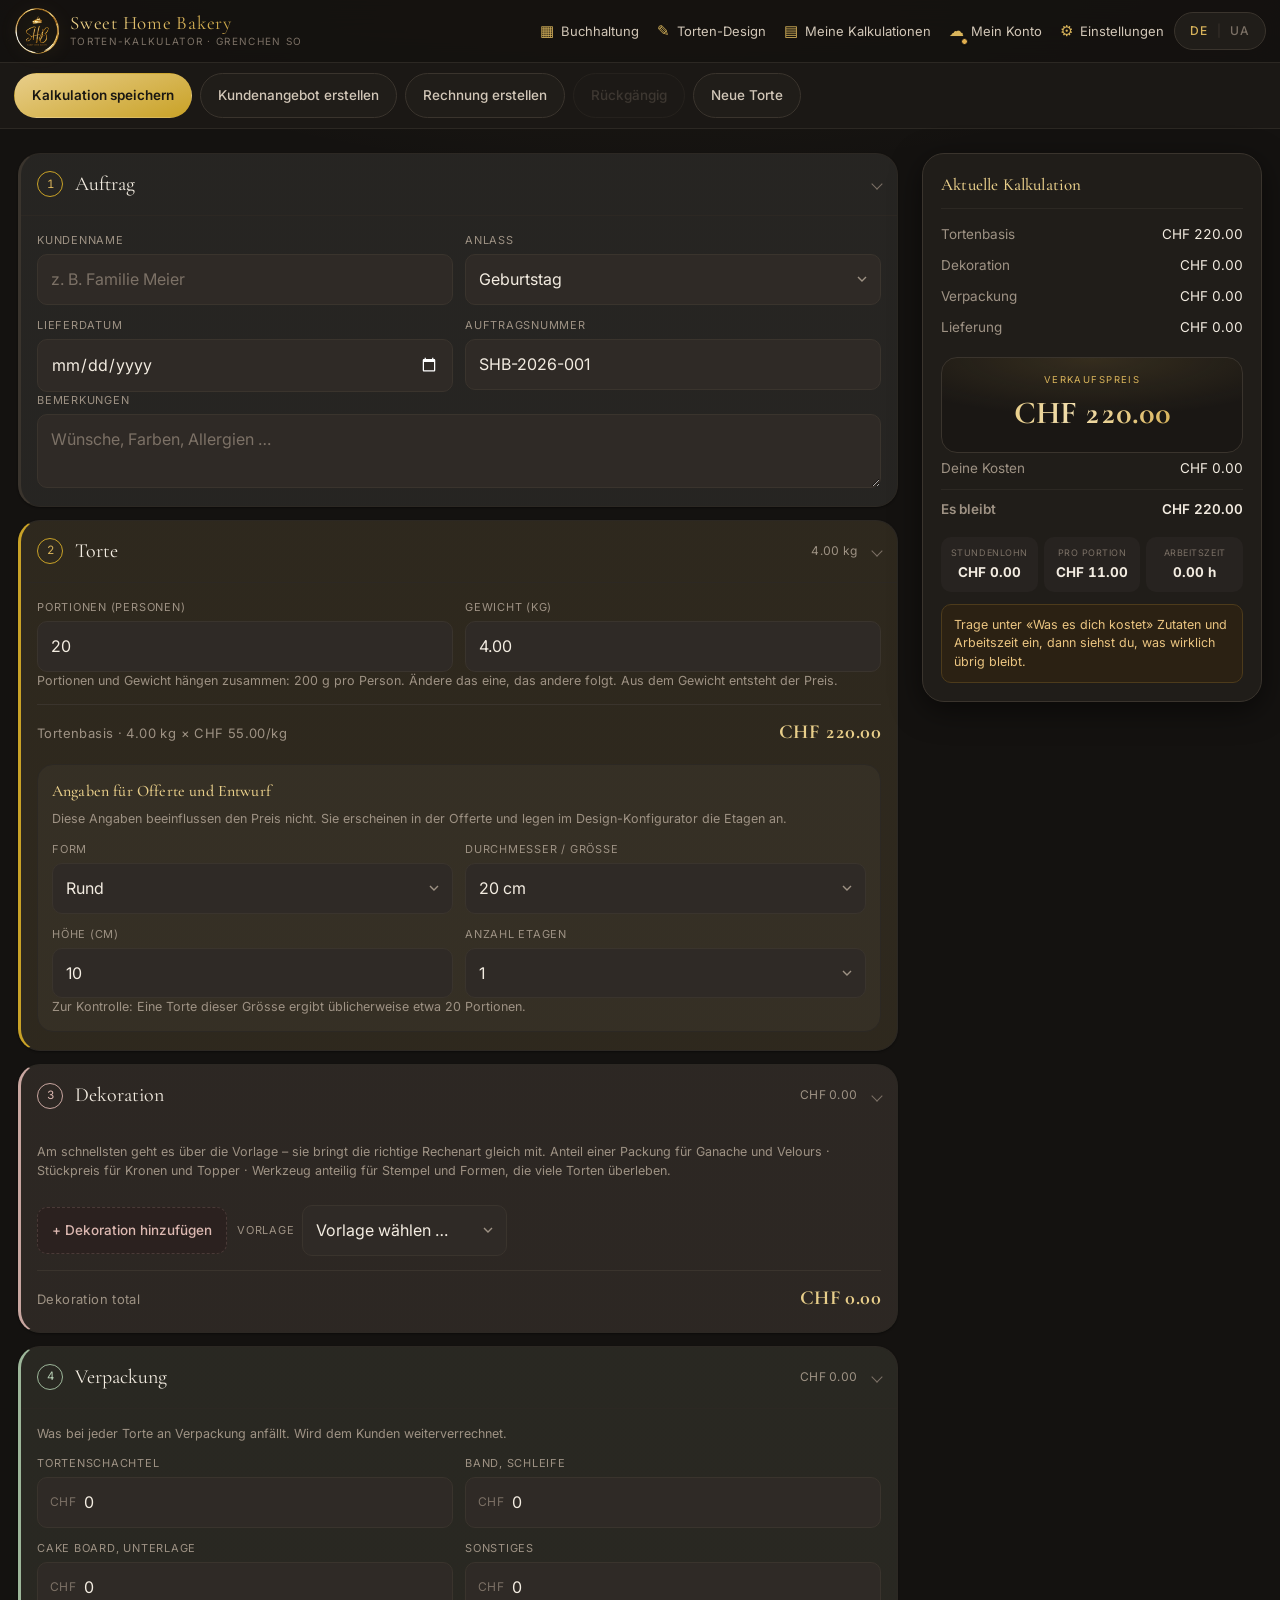
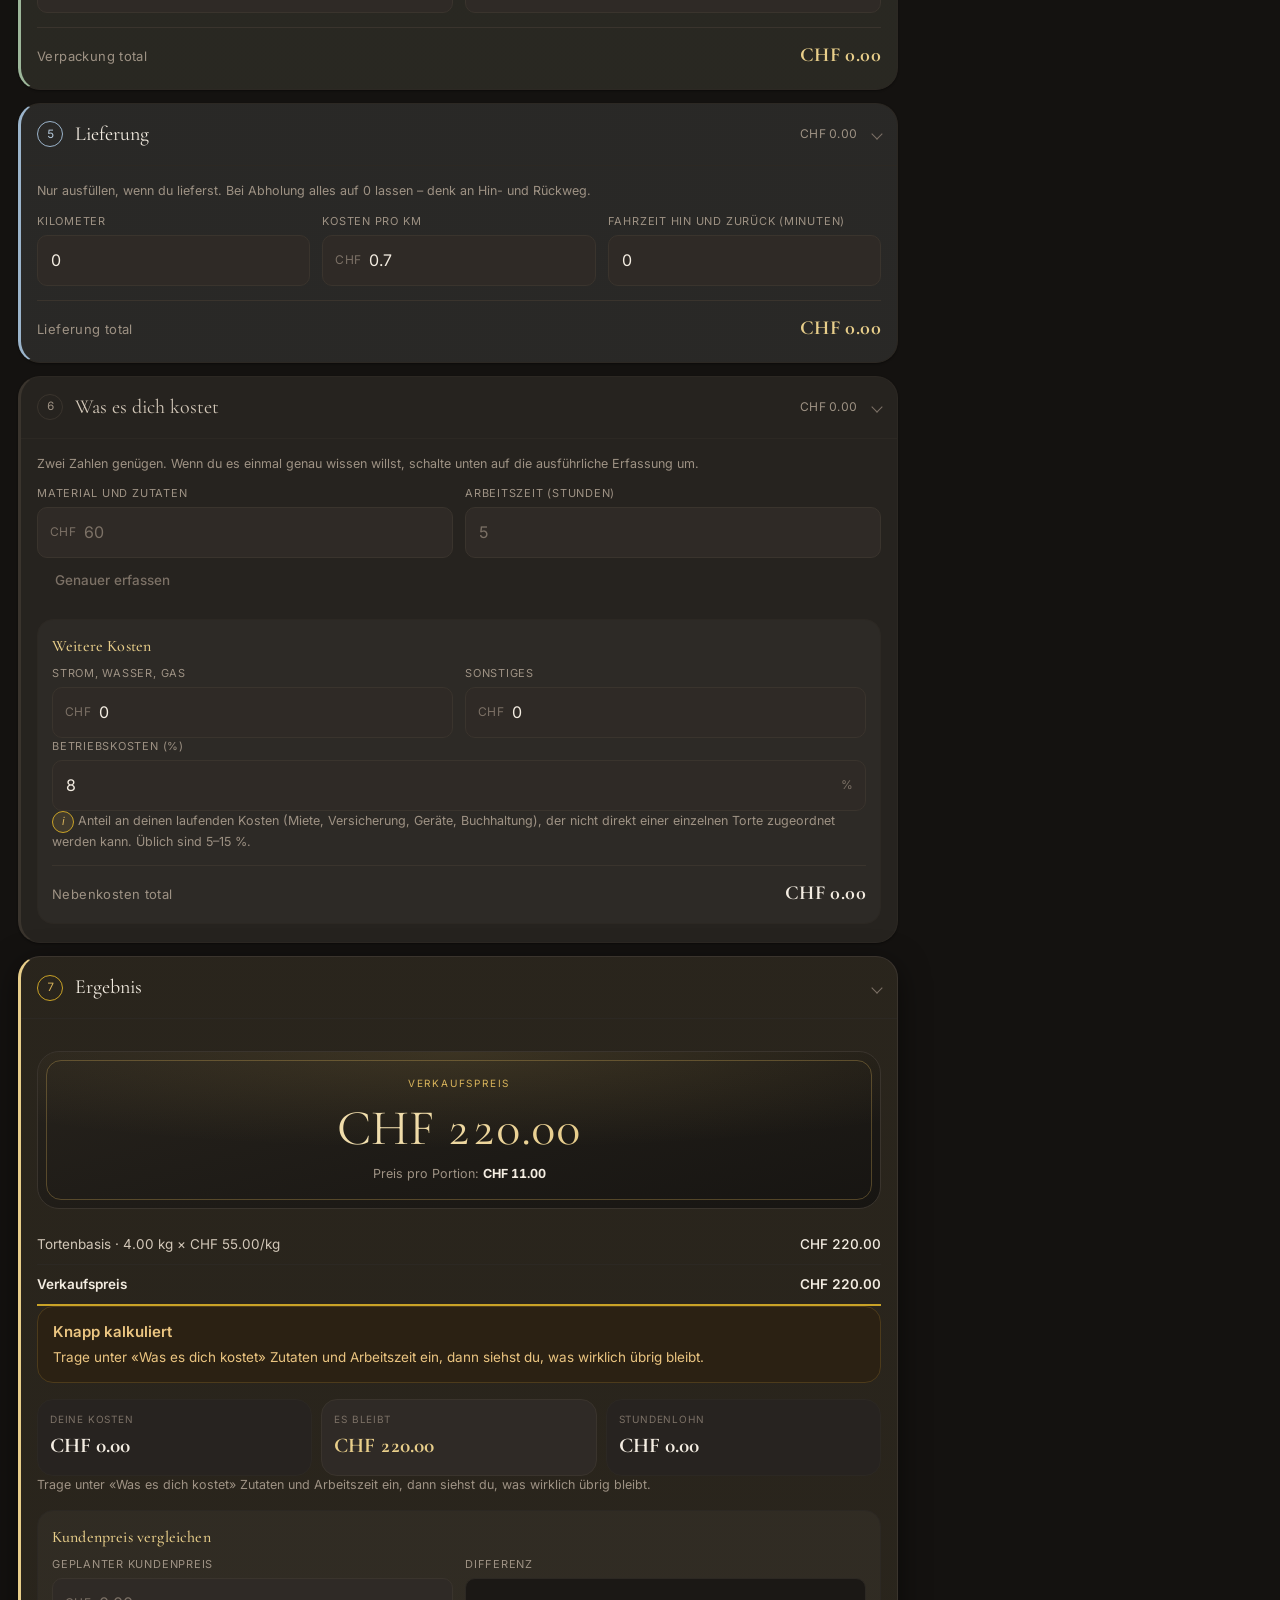
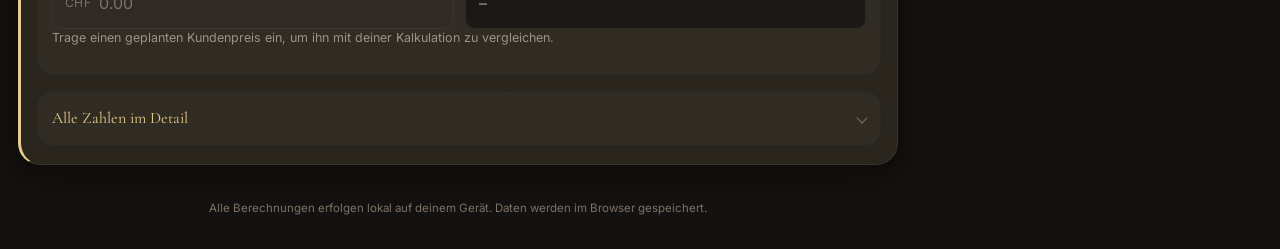
<file: kalkulator.html>
<!DOCTYPE html>
<html lang="de">
<head>
<meta charset="UTF-8">
<meta name="viewport" content="width=device-width, initial-scale=1.0, maximum-scale=5.0, viewport-fit=cover">
<meta name="description" content="Sweet Home Bakery – Torten-Produktionsrechner: Preisberechnung, Produktionsplanung und Gewinnkontrolle für individuelle Torten.">
<meta name="color-scheme" content="dark">
<meta name="theme-color" content="#141210">
<title>Sweet Home Bakery · Torten-Kalkulator</title>

<!-- iPhone: zum Home-Bildschirm hinzufügen (läuft dann ohne Safari-Leisten) -->
<meta name="apple-mobile-web-app-capable" content="yes">
<meta name="mobile-web-app-capable" content="yes">
<meta name="apple-mobile-web-app-status-bar-style" content="black-translucent">
<meta name="apple-mobile-web-app-title" content="SHB Kalkulator">
<meta name="format-detection" content="telephone=no">
<link rel="apple-touch-icon" href="apple-touch-icon.png">
<link rel="icon" href="shb-icon-192.png" type="image/png">
<link rel="manifest" href="manifest.json">

<link rel="stylesheet" href="style.css">
<link rel="preconnect" href="https://fonts.googleapis.com">
<link rel="preconnect" href="https://fonts.gstatic.com" crossorigin>
<link href="https://fonts.googleapis.com/css2?family=Cormorant+Garamond:wght@400;500;600&family=Inter:wght@300;400;500;600&display=swap" rel="stylesheet">
</head>
<body>

<!-- ============================================================
     KOPFBEREICH  ·  Logo, Sprachschalter, Werkzeuge
     ============================================================ -->
<header class="app-header no-print">
  <div class="header-inner">

    <!-- Original-Logo Sweet Home Bakery -->
    <a class="brand" href="#" aria-label="Sweet Home Bakery">
      <img class="brand-mark" src="shb-logo.png" alt="Sweet Home Bakery" width="42" height="42">
      <span class="brand-text">
        <span class="brand-name">Sweet Home Bakery</span>
        <span class="brand-sub" data-i18n="brandSub">Torten-Kalkulator · Grenchen SO</span>
      </span>
    </a>

    <div class="header-tools">
      <button class="btn-ghost" id="btnBuchNav" type="button" data-i18n-title="secBuch" title="Buchhaltung">
        <span class="ico" aria-hidden="true">▦</span><span class="btn-label" data-i18n="secBuch">Buchhaltung</span>
      </button>
      <button class="btn-ghost" id="btnDesignNav" type="button" data-i18n-title="secDesign" title="Torten-Design">
        <span class="ico" aria-hidden="true">✎</span><span class="btn-label" data-i18n="secDesign">Torten-Design</span>
      </button>
      <button class="btn-ghost" id="btnProjekte" type="button" data-i18n-title="navProjects" title="Meine Kalkulationen">
        <span class="ico" aria-hidden="true">▤</span><span class="btn-label" data-i18n="navProjects">Meine Kalkulationen</span>
      </button>
      <button class="btn-ghost" id="btnSyncNav" type="button" data-i18n-title="secSync" title="Konto und Abgleich">
        <span class="ico" aria-hidden="true">☁<span class="sync-dot" id="syncDot" aria-hidden="true"></span></span>
        <span class="btn-label" data-i18n="navSync">Mein Konto</span>
      </button>
      <button class="btn-ghost" id="btnSettings" type="button" data-i18n-title="navSettings" title="Einstellungen">
        <span class="ico" aria-hidden="true">⚙</span><span class="btn-label" data-i18n="navSettings">Einstellungen</span>
      </button>
      <div class="lang-switch" role="group" aria-label="Sprache / Мова">
        <button type="button" class="lang-btn is-active" data-lang="de">DE</button>
        <span class="lang-sep" aria-hidden="true">|</span>
        <button type="button" class="lang-btn" data-lang="ua">UA</button>
      </div>
    </div>
  </div>
</header>

<!-- Aktionsleiste -->
<div class="action-bar no-print">
  <div class="action-inner">
    <button class="btn btn-primary"  id="btnSave"     type="button"><span data-i18n="actSave">Kalkulation speichern</span></button>
    <button class="btn btn-outline"  id="btnOffer"    type="button"><span data-i18n="actOffer">Kundenangebot erstellen</span></button>
    <button class="btn btn-outline"  id="btnBuchInvoice" type="button"><span data-i18n="bInvoiceShort">Rechnung erstellen</span></button>
    <button class="btn btn-outline"  id="btnUndo"     type="button" disabled><span data-i18n="actUndo">Rückgängig</span></button>
    <button class="btn btn-outline"  id="btnNew"      type="button"><span data-i18n="actNew">Neue Torte</span></button>
  </div>
</div>

<!-- ============================================================
     HAUPTBEREICH
     ============================================================ -->
<main class="layout">

  <!-- ---------- Formularspalte ---------- -->
  <div class="col-form">

    <!-- 1 · AUFTRAG -->
    <section class="card" data-section="auftrag">
      <button class="card-head" type="button" aria-expanded="true">
        <span class="card-num">1</span>
        <span class="card-title" data-i18n="secOrder">Auftrag</span>
        <span class="card-badge" id="badgeAuftrag"></span>
        <span class="chev" aria-hidden="true"></span>
      </button>
      <div class="card-body">
        <div class="grid-2">
          <label class="field"><span data-i18n="fCustomer">Kundenname</span>
            <input type="text" id="kundenname" data-i18n-ph="phCustomer" placeholder="z. B. Familie Meier"></label>
          <label class="field"><span data-i18n="fOccasion">Anlass</span>
            <select id="anlass" data-i18n-options="occasions"></select></label>
          <label class="field"><span data-i18n="fDeliveryDate">Lieferdatum</span>
            <input type="date" id="lieferdatum"></label>
          <label class="field"><span data-i18n="fOrderNo">Auftragsnummer</span>
            <input type="text" id="auftragsnummer" placeholder="SHB-2026-001"></label>
        </div>
        <label class="field"><span data-i18n="fNotes">Bemerkungen</span>
          <textarea id="bemerkungen" rows="2" data-i18n-ph="phNotes" placeholder="Wünsche, Farben, Allergien …"></textarea></label>
        <input type="hidden" id="bestelldatum">
      </div>
    </section>

    <!-- 2 · TORTE -->
    <section class="card" data-section="torte">
      <button class="card-head" type="button" aria-expanded="true">
        <span class="card-num">2</span>
        <span class="card-title" data-i18n="secCake">Torte</span>
        <span class="card-badge" id="badgeTorte"></span>
        <span class="chev" aria-hidden="true"></span>
      </button>
      <div class="card-body">
        <div class="grid-2">
          <label class="field"><span data-i18n="fPortions">Portionen (Personen)</span>
            <input type="number" inputmode="decimal" id="portionen" min="1" step="1" value="20"></label>
          <label class="field"><span data-i18n="fWeight">Gewicht (kg)</span>
            <input type="number" inputmode="decimal" id="gewicht" min="0" step="0.1" value="4"></label>
        </div>
        <p class="hint" id="weightHint"></p>
        <div class="sum-line"><span id="basisLabel"></span><b id="sumBasis">CHF 0.00</b></div>

        <div class="subcard">
          <h3 data-i18n="secCakeDesc">Angaben für Offerte und Entwurf</h3>
          <p class="hint" data-i18n="hintCakeDesc">Diese Angaben beeinflussen den Preis nicht.</p>
          <div class="grid-2">
            <label class="field"><span data-i18n="fShape">Form</span>
              <select id="form" data-i18n-options="shapes"></select></label>
            <label class="field"><span data-i18n="fSize">Durchmesser / Grösse</span>
              <select id="groesse" data-i18n-options="sizes"></select></label>
            <label class="field" id="wrapGroesseCustom" hidden><span data-i18n="fSizeCustom">Individuelle Grösse (cm)</span>
              <input type="number" inputmode="decimal" id="groesseCustom" min="0" step="1" placeholder="0"></label>
            <label class="field"><span data-i18n="fHeight">Höhe (cm)</span>
              <input type="number" inputmode="decimal" id="hoehe" min="0" step="0.5" value="10"></label>
            <label class="field"><span data-i18n="fTiers">Anzahl Etagen</span>
              <select id="etagen" data-i18n-options="tiers"></select></label>
          </div>
          <p class="hint" id="portionsHint"></p>
        </div>
      </div>
    </section>

    <!-- 3 · DEKORATION -->
    <section class="card" data-section="deko">
      <button class="card-head" type="button" aria-expanded="true">
        <span class="card-num">3</span>
        <span class="card-title" data-i18n="secDeco">Dekoration</span>
        <span class="card-badge" id="badgeDeko"></span>
        <span class="chev" aria-hidden="true"></span>
      </button>
      <div class="card-body">
        <p class="hint" data-i18n="hintDecoTypes">Am schnellsten geht es über die Vorlage – sie bringt die richtige Rechenart gleich mit.</p>
        <div class="rows rows-deco" id="dekoListe"></div>
        <div class="row-tools">
          <button class="btn btn-add" id="btnDeko" type="button">+ <span data-i18n="btnAddDeco">Dekoration hinzufügen</span></button>
          <label class="field field-inline">
            <span data-i18n="fDecoTemplate">Vorlage</span>
            <select id="dekoVorlage"></select>
          </label>
        </div>
        <div class="sum-line"><span data-i18n="sumDecoTotal">Dekoration total</span><b id="sumDeko">CHF 0.00</b></div>
      </div>
    </section>

    <!-- 4 · VERPACKUNG -->
    <section class="card card-price" data-section="verpackung">
      <button class="card-head" type="button" aria-expanded="true">
        <span class="card-num">4</span>
        <span class="card-title" data-i18n="secPack">Verpackung</span>
        <span class="card-badge" id="badgePack"></span>
        <span class="chev" aria-hidden="true"></span>
      </button>
      <div class="card-body">
        <p class="hint" data-i18n="hintPack">Was bei jeder Torte an Verpackung anfällt. Wird dem Kunden weiterverrechnet.</p>
        <div class="grid-2" id="packListe"></div>
        <div class="sum-line"><span data-i18n="sumPack">Verpackung total</span><b id="sumPack">CHF 0.00</b></div>
      </div>
    </section>

    <!-- 5 · LIEFERUNG -->
    <section class="card card-price" data-section="lieferung">
      <button class="card-head" type="button" aria-expanded="true">
        <span class="card-num">5</span>
        <span class="card-title" data-i18n="secDelivery">Lieferung</span>
        <span class="card-badge" id="badgeDelivery"></span>
        <span class="chev" aria-hidden="true"></span>
      </button>
      <div class="card-body">
        <p class="hint" data-i18n="hintDelivery">Nur ausfüllen, wenn du lieferst. Bei Abholung alles auf 0 lassen – denk an Hin- und Rückweg.</p>
        <div class="grid-3">
          <label class="field"><span data-i18n="fKm">Kilometer</span>
            <input type="number" inputmode="decimal" id="km" min="0" step="0.5" value="0"></label>
          <label class="field"><span data-i18n="fKmPrice">Kosten pro km</span>
            <span class="input-chf"><em>CHF</em><input type="number" inputmode="decimal" id="kmPreis" min="0" step="0.05"></span></label>
          <label class="field"><span data-i18n="fDriveTime">Fahrzeit hin und zurück (Minuten)</span>
            <input type="number" inputmode="decimal" id="fahrzeit" min="0" step="5" value="0"></label>
        </div>
        <div class="sum-line"><span data-i18n="sumDelivery">Lieferung total</span><b id="sumDelivery">CHF 0.00</b></div>
      </div>
    </section>

    <!-- 6 · KOSTENKONTROLLE -->
    <section class="card" data-section="kosten">
      <button class="card-head" type="button" aria-expanded="true">
        <span class="card-num">6</span>
        <span class="card-title" data-i18n="secCosts">Was es dich kostet</span>
        <span class="card-badge" id="badgeKosten"></span>
        <span class="chev" aria-hidden="true"></span>
      </button>
      <div class="card-body">
        <p class="hint" data-i18n="hintSimple">Zwei Zahlen genügen. Wenn du es einmal genau wissen willst, schalte unten auf die ausführliche Erfassung um.</p>

        <!-- Einfache Erfassung: zwei Zahlen -->
        <div id="simpleBox">
          <div class="grid-2">
            <label class="field"><span data-i18n="fSimpleMat">Material und Zutaten</span>
              <span class="input-chf"><em>CHF</em>
                <input type="number" inputmode="decimal" id="simpleMat" min="0" step="1" placeholder="60"></span></label>
            <label class="field"><span data-i18n="fSimpleHours">Arbeitszeit (Stunden)</span>
              <input type="number" inputmode="decimal" id="simpleHours" min="0" step="0.5" placeholder="5"></label>
          </div>
        </div>

        <!-- Genaue Erfassung: Listen -->
        <div id="detailBox" hidden>
          <div class="subcard">
            <h3 data-i18n="secIngredients">Zutaten</h3>
            <div class="rows" id="zutatenListe"></div>
            <div class="row-tools">
              <button class="btn btn-add" id="btnZutat" type="button">+ <span data-i18n="btnAddIngredient">Zutat hinzufügen</span></button>
              <label class="field field-inline">
                <span data-i18n="fTemplate">Vorlage</span>
                <select id="zutatVorlage"></select>
              </label>
            </div>
            <div class="sum-line"><span data-i18n="sumIngredients">Zutaten total</span><b id="sumZutaten">CHF 0.00</b></div>
          </div>

          <div class="subcard">
            <h3 data-i18n="secWork">Arbeitszeit</h3>
            <p class="hint" data-i18n="hintWork">Häkchen weg, wenn du in dieser Zeit nicht an der Torte stehst.</p>
            <div class="rows rows-work" id="arbeitListe"></div>
            <button class="btn btn-add" id="btnArbeit" type="button">+ <span data-i18n="btnAddWork">Tätigkeit hinzufügen</span></button>
            <div class="sum-grid">
              <div><span data-i18n="sumWorkActual">Gesamtzeit</span><b id="sumArbeitIst">0.00 h</b></div>
              <div><span data-i18n="sumWorkBillable">Aktive Arbeit</span><b id="sumArbeitVerr">0.00 h</b></div>
            </div>
          </div>
        </div>

        <button class="btn btn-quiet" id="btnToggleDetail" type="button" data-i18n="toDetail">Genauer erfassen</button>

        <div class="subcard">
          <h3 data-i18n="secOther">Weitere Kosten</h3>
          <div class="grid-2" id="nebenListe"></div>
          <label class="field"><span data-i18n="fOverheadPctShort">Betriebskosten (%)</span>
            <span class="input-chf"><input type="number" inputmode="decimal" id="betriebProzent" min="0" max="100" step="0.5"><em>%</em></span></label>
          <p class="hint"><button class="tip" type="button" data-tip="tipOverhead" aria-label="Info">i</button>
            <span data-i18n="tipOverhead">Anteil an deinen laufenden Kosten.</span></p>
          <input type="hidden" id="fahrtkosten">
          <input type="hidden" id="betriebBetrag">
          <div class="sum-line"><span data-i18n="sumOverhead">Weitere Kosten total</span><b id="sumNeben">CHF 0.00</b></div>
        </div>
      </div>
    </section>

    <!-- 7 · ERGEBNIS -->
    <section class="card card-result" data-section="ergebnis" id="resultCard">
      <button class="card-head" type="button" aria-expanded="true">
        <span class="card-num">7</span>
        <span class="card-title" data-i18n="secResult">Ergebnis</span>
        <span class="chev" aria-hidden="true"></span>
      </button>
      <div class="card-body">

        <div class="price-hero">
          <span class="price-label" data-i18n="kPrice">Verkaufspreis</span>
          <span class="price-value" id="kPreis">CHF 0.00</span>
          <span class="price-sub"><span data-i18n="kPerPortion">Preis pro Portion</span>: <b id="kProPortion">CHF 0.00</b></span>
        </div>

        <table class="table-internal"><tbody id="kiloTable"></tbody></table>

        <div class="alert" id="alertBox" role="status"></div>

        <div class="kpi-grid">
          <div class="kpi"><span data-i18n="kCost">Deine Kosten</span><b id="kSelbst">CHF 0.00</b></div>
          <div class="kpi kpi-strong"><span data-i18n="kProfit">Es bleibt</span><b id="kGewinn">CHF 0.00</b></div>
          <div class="kpi"><span data-i18n="kWageShort">Stundenlohn</span><b id="kStundenlohn">CHF 0.00</b></div>
        </div>
        <p class="hint" id="kStundenlohnSub"></p>

        <div class="subcard">
          <h3 data-i18n="secCompare">Kundenpreis vergleichen</h3>
          <div class="grid-2">
            <label class="field"><span data-i18n="fPlannedPrice">Geplanter Kundenpreis</span>
              <span class="input-chf"><em>CHF</em><input type="number" inputmode="decimal" id="kundenpreis2" min="0" step="0.05" placeholder="0.00"></span></label>
            <label class="field"><span data-i18n="fDifference">Differenz</span>
              <input type="text" id="differenz" readonly></label>
          </div>
          <p class="hint" id="compareHint"></p>
          <input type="hidden" id="kundenpreis">
        </div>

        <details class="subcard det">
          <summary data-i18n="secInternal">Alle Zahlen im Detail</summary>
          <table class="table-internal"><tbody id="internTable"></tbody></table>
        </details>
      </div>
    </section>

    <footer class="app-foot no-print">
      <span data-i18n="footNote">Alle Berechnungen erfolgen lokal auf deinem Gerät.</span>
    </footer>
  </div>

  <!-- ---------- Sticky-Zusammenfassung (Desktop) ---------- -->
  <aside class="col-summary no-print">
    <div class="summary">
      <h2 data-i18n="sumTitle">Aktuelle Kalkulation</h2>
      <dl>
        <div><dt data-i18n="kKiloBaseShort">Tortenbasis</dt><dd id="sBasis">CHF 0.00</dd></div>
        <div><dt data-i18n="kKiloDeco">Dekoration</dt><dd id="sDeko">CHF 0.00</dd></div>
        <div><dt data-i18n="kKiloPack">Verpackung</dt><dd id="sPack">CHF 0.00</dd></div>
        <div><dt data-i18n="kKiloTravel">Lieferung</dt><dd id="sTravel">CHF 0.00</dd></div>
      </dl>
      <div class="summary-price">
        <span data-i18n="kPriceShort">Verkaufspreis</span>
        <b id="sPreis">CHF 0.00</b>
      </div>
      <dl>
        <div><dt data-i18n="kCost">Deine Kosten</dt><dd id="sSelbst">CHF 0.00</dd></div>
        <div class="dl-strong"><dt data-i18n="kProfit">Es bleibt</dt><dd id="sGewinn">CHF 0.00</dd></div>
      </dl>
      <div class="summary-meta">
        <div><span data-i18n="kWageShort">Stundenlohn</span><b id="sLohn">CHF 0.00</b></div>
        <div><span data-i18n="kPerPortionShort">Pro Portion</span><b id="sPortion">CHF 0.00</b></div>
        <div><span data-i18n="kHoursShort">Arbeitszeit</span><b id="sStunden">0.00 h</b></div>
      </div>
      <div class="summary-flag" id="sFlag"></div>
    </div>
  </aside>

</main>

<!-- Mobile Bottom-Bar -->
<div class="bottom-bar no-print" id="bottomBar">
  <button class="bb-toggle" id="bbToggle" type="button" aria-expanded="false">
    <span class="bb-main">
      <span class="bb-lbl" data-i18n="kPriceShort">Verkaufspreis</span>
      <b id="bPreis">CHF 0.00</b>
    </span>
    <span class="bb-side">
      <span class="bb-lbl" data-i18n="kProfit">Es bleibt</span>
      <b id="bGewinn">CHF 0.00</b>
    </span>
    <span class="bb-flag" id="bFlag"></span>
    <span class="bb-chev" aria-hidden="true"></span>
  </button>
  <div class="bb-detail" id="bbDetail">
    <div><span data-i18n="kKiloBaseShort">Tortenbasis</span><b id="bBasis">CHF 0.00</b></div>
    <div><span data-i18n="kKiloDeco">Dekoration</span><b id="bDeko">CHF 0.00</b></div>
    <div><span data-i18n="kKiloPack">Verpackung</span><b id="bPack">CHF 0.00</b></div>
    <div><span data-i18n="kKiloTravel">Lieferung</span><b id="bTravel">CHF 0.00</b></div>
    <div><span data-i18n="kCost">Deine Kosten</span><b id="bSelbst">CHF 0.00</b></div>
    <div><span data-i18n="kWageShort">Stundenlohn</span><b id="bLohn">CHF 0.00</b></div>
  </div>
</div>

<!-- ============================================================
     MODALE
     ============================================================ -->

<!-- Konto und Abgleich -->
<div class="modal" id="modalSync" hidden>
  <div class="modal-box modal-narrow" role="dialog" aria-modal="true">
    <header class="modal-head"><h2 data-i18n="secSync">Konto und Abgleich</h2>
      <button class="modal-x" type="button" data-close aria-label="X">×</button></header>
    <div class="modal-body">
      <div id="syncBox">
        <p class="sync-state" id="syncState"></p>
        <div id="syncLoggedOut" hidden>
          <p class="hint" data-i18n="syncHint">Melde dich an, damit Handy und Computer dieselben Zahlen zeigen.</p>
          <label class="field"><span data-i18n="syncMail">E-Mail</span>
            <input type="email" id="syncMail" autocomplete="username" inputmode="email"
                   autocapitalize="off" autocorrect="off" spellcheck="false"></label>
          <label class="field"><span data-i18n="syncPass">Passwort</span>
            <input type="password" id="syncPass" autocomplete="current-password"></label>
          <button class="btn btn-primary btn-wide" id="btnSyncLogin" type="button" data-i18n="syncLogin">Anmelden</button>
        </div>
        <div id="syncLoggedIn" hidden>
          <div class="d-acts">
            <button class="btn btn-outline" id="btnSyncNow" type="button" data-i18n="syncNow">Jetzt abgleichen</button>
            <button class="btn btn-quiet" id="btnSyncLogout" type="button" data-i18n="syncLogout">Abmelden</button>
          </div>
        </div>
      </div>
    </div>
    <footer class="modal-foot">
      <button class="btn btn-quiet" type="button" data-close data-i18n="btnClose">Schliessen</button>
    </footer>
  </div>
</div>

<!-- Einstellungen -->
<div class="modal" id="modalSettings" hidden>
  <div class="modal-box" role="dialog" aria-modal="true">
    <header class="modal-head"><h2 data-i18n="navSettings">Einstellungen</h2>
      <button class="modal-x" type="button" data-close aria-label="X">×</button></header>
    <div class="modal-body">
      <div class="grid-2">
        <label class="field"><span data-i18n="setHourly">Standard-Stundenlohn</span>
          <span class="input-chf"><em>CHF</em><input type="number" inputmode="decimal" id="setStundenansatz" min="0" step="1"></span></label>
        <label class="field"><span data-i18n="setKm">Kilometerpreis</span>
          <span class="input-chf"><em>CHF</em><input type="number" inputmode="decimal" id="setKmPreis" min="0" step="0.05"></span></label>
        <label class="field"><span data-i18n="setOverhead">Betriebskosten (%)</span>
          <span class="input-chf"><input type="number" inputmode="decimal" id="setBetrieb" min="0" max="100" step="0.5"><em>%</em></span></label>
        <label class="field"><span data-i18n="setGram">Gramm pro Person</span>
          <span class="input-chf"><input type="number" inputmode="decimal" id="setGramm" min="50" max="500" step="10"><em>g</em></span></label>
        <label class="field"><span data-i18n="setKilo">Kilopreis (CHF/kg)</span>
          <span class="input-chf"><em>CHF</em><input type="number" inputmode="decimal" id="setKiloPreis" min="0" step="1"></span></label>
        <label class="field"><span data-i18n="setRounding">Rundungsregel</span>
          <select id="setRundung" data-i18n-options="roundings"></select></label>
        <label class="field"><span data-i18n="setLang">Sprache</span>
          <select id="setSprache"><option value="de">Deutsch</option><option value="ua">Українська</option></select></label>
      </div>
      <p class="hint" data-i18n="setHint">Diese Werte gelten als Vorgabe für neue Kalkulationen und werden im Browser gespeichert.</p>

      <div class="subcard">
        <h3 data-i18n="setCompany">Firmendaten für die Offerte</h3>
        <p class="hint" data-i18n="setCompanyHint">Diese Angaben erscheinen im Briefkopf und in der Fusszeile des Offerten-PDF.</p>
        <div class="grid-2">
          <label class="field"><span data-i18n="coName">Firmenname</span>
            <input type="text" id="coName" autocomplete="organization"></label>
          <label class="field"><span data-i18n="coOwner">Name der Konditorin</span>
            <input type="text" id="coOwner" autocomplete="name"></label>
          <label class="field"><span data-i18n="coStreet">Strasse und Nummer</span>
            <input type="text" id="coStreet" autocomplete="street-address"></label>
          <label class="field"><span data-i18n="coZip">PLZ</span>
            <input type="text" id="coZip" autocomplete="postal-code"></label>
          <label class="field"><span data-i18n="coCity">Ort</span>
            <input type="text" id="coCity" autocomplete="address-level2"></label>
          <label class="field"><span data-i18n="coPhone">Telefon</span>
            <input type="tel" id="coPhone" autocomplete="tel" inputmode="tel"></label>
          <label class="field"><span data-i18n="coMail">E-Mail</span>
            <input type="email" id="coMail" autocomplete="email" inputmode="email"></label>
          <label class="field"><span data-i18n="coInsta">Instagram</span>
            <input type="text" id="coInsta"></label>
          <label class="field"><span data-i18n="coValidity">Gültigkeit (Tage)</span>
            <input type="number" inputmode="decimal" id="coValidity" min="0" step="1"></label>
          <label class="field"><span data-i18n="coDeposit">Anzahlung (%)</span>
            <span class="input-chf"><input type="number" inputmode="decimal" id="coDeposit" min="0" max="100" step="5"><em>%</em></span></label>
        </div>
        <label class="field"><span data-i18n="coTaxNote">Preishinweis / MwSt.</span>
          <input type="text" id="coTaxNote" data-i18n-ph="phTaxNote" placeholder="z. B. Preise in Schweizer Franken"></label>
        <label class="field"><span data-i18n="coAllergen">Allergenhinweis</span>
          <textarea id="coAllergen" rows="3"></textarea></label>
      </div>
    </div>
    <footer class="modal-foot modal-foot-wrap">
      <button class="btn btn-quiet" type="button" data-close data-i18n="btnClose">Schliessen</button>
      <button class="btn btn-outline" id="btnDemo" type="button" data-i18n="actDemo">Beispiel laden</button>
      <button class="btn btn-outline" id="btnPrintCalc" type="button" data-i18n="actPrintCalc">Kalkulation drucken</button>
      <button class="btn btn-primary" id="btnSaveSettings" type="button" data-i18n="btnSaveSettings">Einstellungen speichern</button>
    </footer>
  </div>
</div>

<!-- Projekte -->
<div class="modal" id="modalProjects" hidden>
  <div class="modal-box" role="dialog" aria-modal="true">
    <header class="modal-head"><h2 data-i18n="navProjects">Meine Kalkulationen</h2>
      <button class="modal-x" type="button" data-close aria-label="X">×</button></header>
    <div class="modal-body">
      <div id="projectList" class="project-list"></div>
    </div>
    <footer class="modal-foot">
      <button class="btn btn-quiet" type="button" data-close data-i18n="btnClose">Schliessen</button>
    </footer>
  </div>
</div>

<!-- Kundenangebot -->
<div class="modal" id="modalOffer" hidden>
  <div class="modal-box modal-wide" role="dialog" aria-modal="true">
    <header class="modal-head no-print"><h2 data-i18n="offerTitle">Kundenangebot</h2>
      <button class="modal-x" type="button" data-close aria-label="X">×</button></header>
    <div class="modal-body">
      <div class="offer" id="offerSheet"></div>
    </div>
    <footer class="modal-foot modal-foot-wrap no-print">
      <button class="btn btn-quiet"   type="button" data-close data-i18n="btnClose">Schliessen</button>
      <button class="btn btn-outline" id="btnPrintOffer" type="button" data-i18n="actPrintOffer">Kundenangebot drucken</button>
      <button class="btn btn-outline" id="btnPdfSave"  type="button" data-i18n="actPdfSave">PDF speichern</button>
      <button class="btn btn-primary" id="btnPdfShare" type="button" data-i18n="actPdfShare">Offerte als PDF senden</button>
    </footer>
  </div>
</div>

<!-- Toast -->
<div class="toast" id="toast" role="status" hidden></div>

<script src="sync-config.js"></script>
<script src="sync.js"></script>
<script src="pdf.js"></script>
<script src="design.js"></script>
<script src="photo.js"></script>
<script src="qrcode.js"></script>
<script src="buch.js"></script>
<script src="invoice.js"></script>
<script src="app.js"></script>
<script src="design-ui.js"></script>
<script src="buch-ui.js"></script>
<script>
/* Service Worker: nach dem ersten Aufruf funktioniert die App auch ohne Empfang.
   Läuft nur über https bzw. localhost – bei einer lokalen Datei wird er still übersprungen.

   Nachtrag: Bisher brauchte es nach einer neuen Fassung zwei Ladevorgänge –
   der erste zeigte noch die alte. Wer das nicht weiss, hält die App für
   kaputt. Übernimmt jetzt eine neue Fassung, laden wir einmal selbst neu.
   Die Sperre verhindert, dass daraus eine Schleife wird. */
if('serviceWorker' in navigator && location.protocol.startsWith('http')){
  let neuGeladen = false;
  navigator.serviceWorker.addEventListener('controllerchange', ()=>{
    if(neuGeladen) return;
    neuGeladen = true;
    location.reload();
  });
  window.addEventListener('load', ()=>{
    navigator.serviceWorker.register('sw.js')
      .then(reg=>{ try{ reg.update(); }catch(e){} })
      .catch(err=>console.warn('Service Worker:', err));
  });
}
</script>
</body>
</html>
</file>
<file: style.css>
/* ==========================================================================
   Sweet Home Bakery · Torten-Kalkulator
   DARK EDITION · optimiert für iPhone
   Anthrazit / Warmschwarz · Gold · gedämpftes Altrosa
   Mobile First · Safe-Area · 16 px Eingabefelder (kein iOS-Zoom)
   Die helle Fassung liegt unverändert als style-light.css daneben.
   ========================================================================== */

/* ---------- 1. Design-Tokens (Dark) ---------- */
:root{
  color-scheme: dark;                 /* native Steuerelemente dunkel */

  --bg:         #141210;              /* Seitenhintergrund, warmes Schwarz */
  --bg-2:       #1B1815;
  --surface:    #201D19;              /* Cards */
  --surface-2:  #272320;              /* eingebettete Blöcke, Zeilen */
  --surface-3:  #2F2A26;              /* Eingabefelder */
  --line:       #3A342D;
  --line-soft:  #2C2823;

  --ink:        #F3ECE1;              /* Haupttext */
  --ink-2:      #D2C7B8;
  --ink-3:      #9E9284;
  --ink-4:      #7C7166;

  --rose:       #C9A6A0;
  --rose-soft:  #2B211F;
  --rose-deep:  #DCB8B1;

  --gold:       #D9B45B;              /* auf Dunkel heller als das Druckgold */
  --gold-2:     #E8CE8A;
  --gold-soft:  #33291340;
  --gold-deep:  #C9A227;

  --ok:         #7FBF95;
  --ok-bg:      #18271D;
  --ok-line:    #2E4A38;
  --warn:       #E0AE4E;
  --warn-bg:    #2B2113;
  --warn-line:  #4D3B1B;
  --bad:        #E08579;
  --bad-bg:     #2C1B18;
  --bad-line:   #4E2C26;

  --r-sm: 10px;
  --r-md: 16px;
  --r-lg: 22px;
  --shadow-sm: 0 1px 2px rgba(0,0,0,.4);
  --shadow-md: 0 8px 30px rgba(0,0,0,.5);
  --glow-gold: 0 0 0 1px rgba(217,180,91,.22);

  --serif: "Cormorant Garamond", Georgia, "Times New Roman", serif;
  --sans:  "Inter", -apple-system, BlinkMacSystemFont, "SF Pro Text", "Segoe UI", Roboto, sans-serif;

  --header-h: 60px;
  --maxw: 1400px;

  /* iPhone: Notch / Home-Indikator */
  --sat: env(safe-area-inset-top, 0px);
  --sab: env(safe-area-inset-bottom, 0px);
  --sal: env(safe-area-inset-left, 0px);
  --sar: env(safe-area-inset-right, 0px);
}

/* ---------- 2. Reset / Basis ---------- */
*,*::before,*::after{ box-sizing:border-box; }
html{
  -webkit-text-size-adjust:100%;
  background:var(--bg);
}
body{
  margin:0;
  font-family:var(--sans);
  font-size:15px;
  line-height:1.55;
  color:var(--ink);
  background:
    radial-gradient(1100px 480px at 50% -160px, rgba(217,180,91,.09), transparent 70%),
    var(--bg);
  background-attachment:fixed;
  padding-bottom:calc(126px + var(--sab));   /* Platz für Bottom-Bar */
  -webkit-font-smoothing:antialiased;
  -webkit-tap-highlight-color:transparent;   /* kein blauer Blitz beim Tippen */
  overscroll-behavior-y:none;                /* kein Gummiband hinter der App */
}
h1,h2,h3{ font-family:var(--serif); font-weight:500; letter-spacing:.01em; margin:0; }
button{ font:inherit; color:inherit; cursor:pointer; -webkit-tap-highlight-color:transparent; }
input,select,textarea{ font:inherit; color:inherit; }
[hidden]{ display:none !important; }
::selection{ background:rgba(217,180,91,.28); }

/* ---------- 3. Kopfbereich ---------- */
.app-header{
  position:sticky; top:0; z-index:60;
  background:rgba(20,18,16,.86);
  -webkit-backdrop-filter:saturate(180%) blur(16px);
  backdrop-filter:saturate(180%) blur(16px);
  border-bottom:1px solid var(--line-soft);
  padding-top:var(--sat);                    /* unter die Statusleiste */
}
.header-inner{
  max-width:var(--maxw); margin:0 auto;
  min-height:var(--header-h);
  padding:8px calc(14px + var(--sar)) 8px calc(14px + var(--sal));
  display:flex; align-items:center; gap:12px; justify-content:space-between;
}
.brand{ display:flex; align-items:center; gap:10px; text-decoration:none; color:inherit; min-width:0; }
.brand-mark{
  width:42px; height:42px; flex:none; object-fit:contain;
  filter:drop-shadow(0 2px 8px rgba(217,180,91,.22));
}
.brand-text{ display:flex; flex-direction:column; min-width:0; }
.brand-name{
  font-family:var(--serif); font-size:19px; line-height:1.1; letter-spacing:.04em;
  white-space:nowrap; overflow:hidden; text-overflow:ellipsis;
  background:linear-gradient(100deg,var(--gold-2),var(--gold) 45%,#B8952F);
  -webkit-background-clip:text; background-clip:text;
  -webkit-text-fill-color:transparent;
}
.brand-sub{ font-size:10px; letter-spacing:.13em; text-transform:uppercase; color:var(--ink-4); }

.header-tools{ display:flex; align-items:center; gap:2px; }
.btn-ghost{
  border:1px solid transparent; background:none; border-radius:999px;
  min-width:42px; min-height:44px;                 /* Apple-Touch-Ziel */
  padding:0 7px; color:var(--ink-2);
  display:inline-flex; align-items:center; justify-content:center; gap:7px;
  font-size:13px; transition:background .16s, color .16s;
}
.btn-ghost:active{ background:var(--surface-2); }
.btn-ghost .ico{ font-size:15px; color:var(--gold); }
.btn-label{ display:none; }

.lang-switch{
  display:flex; align-items:center; gap:2px;
  border:1px solid var(--line); border-radius:999px; padding:4px 8px;
  background:var(--surface); min-height:36px;
}
.lang-btn{
  border:0; background:none; padding:4px 7px; border-radius:999px;
  font-size:12px; font-weight:500; letter-spacing:.08em; color:var(--ink-4);
  transition:color .16s; min-height:28px;
}
.lang-btn.is-active{ color:var(--gold); }
.lang-sep{ color:var(--line); font-size:12px; }

/* ---------- 4. Aktionsleiste ---------- */
.action-bar{ border-bottom:1px solid var(--line-soft); background:var(--bg-2); }
.action-inner{
  max-width:var(--maxw); margin:0 auto;
  padding:10px calc(14px + var(--sar)) 10px calc(14px + var(--sal));
  display:flex; gap:8px; overflow-x:auto; scrollbar-width:none;
  -webkit-overflow-scrolling:touch;
}
.action-inner::-webkit-scrollbar{ display:none; }

.btn{
  border-radius:999px; padding:11px 17px; font-size:13.5px; font-weight:500;
  border:1px solid transparent; white-space:nowrap; transition:all .16s ease;
  min-height:44px;
}
.btn-primary{
  background:linear-gradient(160deg,var(--gold-2),var(--gold-deep));
  color:#1A1712; font-weight:600;
}
.btn-primary:active{ filter:brightness(.92); }
.btn-outline{ background:var(--surface); border-color:var(--line); color:var(--ink-2); }
.btn-outline:active{ border-color:var(--gold); color:var(--gold); }
.btn-quiet{ background:none; color:var(--ink-4); }
.btn-quiet:active{ color:var(--bad); }
.btn-add{
  background:var(--rose-soft); color:var(--rose-deep); border:1px dashed #4A3A37;
  border-radius:var(--r-sm); padding:12px 14px; font-size:13.5px; width:100%; min-height:46px;
}
.btn-add:active{ background:#332623; }

/* ---------- 5. Layout ---------- */
.layout{
  max-width:var(--maxw); margin:0 auto;
  padding:14px calc(14px + var(--sar)) 14px calc(14px + var(--sal));
  display:grid; grid-template-columns:1fr; gap:20px;
}
.col-form{ display:flex; flex-direction:column; gap:13px; min-width:0; }

/* ---------- 6. Cards / Accordion ---------- */
.card{
  background:var(--surface); border:1px solid var(--line-soft);
  border-radius:var(--r-lg); box-shadow:var(--shadow-sm);
  /* kein overflow:hidden – sonst schneidet die Karte die Hinweisblasen ab */
}
.card > .card-head:first-child{ border-radius:var(--r-lg) var(--r-lg) 0 0; }
.card > .card-body:last-child{ border-radius:0 0 var(--r-lg) var(--r-lg); }
.card-head{
  width:100%; display:flex; align-items:center; gap:12px;
  padding:15px 16px; background:none; border:0; text-align:left; min-height:56px;
}
.card-num{
  width:26px; height:26px; flex:none; border-radius:50%;
  border:1px solid var(--gold-deep); color:var(--gold);
  font-size:11.5px; display:grid; place-items:center; font-variant-numeric:tabular-nums;
}
.card-title{ font-family:var(--serif); font-size:20px; flex:1; min-width:0; color:var(--ink); }
.card-badge{
  font-size:12px; color:var(--ink-3); font-variant-numeric:tabular-nums;
  white-space:nowrap; letter-spacing:.02em;
}
.chev{
  width:8px; height:8px; flex:none; border-right:1.5px solid var(--ink-4); border-bottom:1.5px solid var(--ink-4);
  transform:rotate(45deg); margin-left:4px; transition:transform .2s;
}
.card-head[aria-expanded="false"] .chev{ transform:rotate(-45deg); }
.card-body{ padding:16px 16px 18px; border-top:1px solid var(--line-soft); }
.card-head[aria-expanded="false"] + .card-body{ display:none; }

.subcard{
  margin-top:16px; padding:14px; border-radius:var(--r-md);
  background:var(--bg-2); border:1px solid var(--line-soft);
}
.subcard h3{ font-size:16px; margin-bottom:6px; display:flex; align-items:center; gap:8px; color:var(--gold-2); }

/* ---------- 7. Formularelemente ---------- */
.grid-2,.grid-3{ display:grid; grid-template-columns:1fr; gap:12px; }
.field{ display:flex; flex-direction:column; gap:5px; min-width:0; }
.field > span{
  font-size:11px; letter-spacing:.07em; text-transform:uppercase; color:var(--ink-3);
}
.field-inline{ flex-direction:row; align-items:center; gap:8px; }
.field-inline > span{ white-space:nowrap; }

input[type=text],input[type=number],input[type=date],select,textarea{
  width:100%; padding:12px 13px;
  background:var(--surface-3); color:var(--ink);
  border:1px solid var(--line); border-radius:var(--r-sm);
  transition:border-color .16s, box-shadow .16s;
  font-size:16px;                  /* WICHTIG für iOS: verhindert Auto-Zoom beim Fokus */
  min-height:46px;
  -webkit-appearance:none; appearance:none;
}
textarea{ resize:vertical; line-height:1.5; }
input::placeholder,textarea::placeholder{ color:var(--ink-4); }
input:focus,select:focus,textarea:focus{
  outline:none; border-color:var(--gold);
  box-shadow:0 0 0 3px rgba(217,180,91,.16);
  background:var(--surface-2);
}
input[readonly]{ background:var(--bg-2); color:var(--ink-3); border-color:var(--line-soft); }
input.is-error{ border-color:var(--bad); box-shadow:0 0 0 3px rgba(224,133,121,.16); }
input[type=date]{ min-height:46px; }
input[type=date]::-webkit-date-and-time-value{ text-align:left; }
select{
  background-image:url("data:image/svg+xml;utf8,<svg xmlns='http://www.w3.org/2000/svg' viewBox='0 0 10 6'><path d='M1 1l4 4 4-4' fill='none' stroke='%239E9284' stroke-width='1.4'/></svg>");
  background-repeat:no-repeat; background-position:right 13px center; background-size:10px;
  padding-right:34px;
}
option{ background:var(--surface-2); color:var(--ink); }

/* Eingabe mit Währungs-/Prozentzeichen */
.input-chf{ position:relative; display:flex; align-items:center; }
.input-chf em{
  position:absolute; font-style:normal; font-size:12px; color:var(--ink-4);
  letter-spacing:.04em; pointer-events:none;
}
.input-chf em:first-child{ left:13px; }
.input-chf em:last-child:not(:first-child){ right:13px; }
.input-chf input{ padding-left:46px; }
.input-chf input:first-child{ padding-left:13px; padding-right:36px; }

.check{
  display:flex; align-items:center; gap:9px; font-size:13.5px; color:var(--ink-2);
  margin-top:8px; min-height:44px;
}
.check input{
  width:22px; height:22px; min-height:0; flex:none;
  accent-color:var(--gold); -webkit-appearance:auto; appearance:auto;
}

.hint{ font-size:12.5px; color:var(--ink-3); margin:0 0 12px; line-height:1.5; }
.hint:last-child{ margin-bottom:0; }

/* Tooltip */
/* Die Blase öffnet sich nach unten und spannt über die volle Breite des
   umgebenden Absatzes. Dadurch kann sie weder seitlich noch oben aus der
   Karte laufen – vorher wurde sie am Kartenrand abgeschnitten. */
.hint, .subcard h3, .field, .card-title{ position:relative; }
.tip{
  width:22px; height:22px; flex:none; border-radius:50%; border:1px solid var(--gold-deep);
  background:rgba(217,180,91,.12); color:var(--gold);
  font-size:11px; font-style:italic; line-height:1; display:inline-grid; place-items:center;
  position:static; padding:0; vertical-align:middle;
}
.tip::after{
  content:attr(data-text); position:absolute;
  left:0; right:0; width:auto; top:calc(100% + 8px);
  padding:12px 14px; border-radius:var(--r-md);
  background:#0E0D0B; color:var(--ink); font-size:12.5px; font-style:normal;
  line-height:1.5; text-align:left; letter-spacing:0;
  border:1px solid var(--gold-deep);
  opacity:0; visibility:hidden; transition:opacity .16s; z-index:60; pointer-events:none;
  box-shadow:var(--shadow-md);
}
.tip:hover::after,.tip:focus-visible::after,.tip.is-open::after{ opacity:1; visibility:visible; }

/* ---------- 8. Dynamische Zeilen ---------- */
.rows{ display:flex; flex-direction:column; gap:10px; margin-bottom:12px; }
.row{
  position:relative; padding:12px; padding-right:44px;
  border:1px solid var(--line-soft); border-radius:var(--r-md); background:var(--surface-2);
}
.row-grid{ display:grid; grid-template-columns:1fr 1fr; gap:9px; }
.row-grid .col-full{ grid-column:1 / -1; }
.row-del{
  position:absolute; top:6px; right:6px; width:36px; height:36px; border:0; border-radius:50%;
  background:none; color:var(--ink-4); font-size:19px; line-height:1; display:grid; place-items:center;
  transition:background .16s,color .16s;
}
.row-del:active{ background:var(--bad-bg); color:var(--bad); }
.row-out{
  grid-column:1 / -1; display:flex; justify-content:space-between; align-items:baseline;
  padding-top:9px; margin-top:2px; border-top:1px dashed var(--line);
  font-size:13px; color:var(--ink-3);
}
.row-out b{ font-size:16px; color:var(--gold-2); font-variant-numeric:tabular-nums; }
.row.is-passive{ background:var(--bg-2); border-style:dashed; }

.row-tools{ display:flex; flex-direction:column; gap:10px; }

/* Summen */
.sum-line{
  display:flex; justify-content:space-between; align-items:baseline; gap:12px;
  margin-top:14px; padding-top:12px; border-top:1px solid var(--line);
  font-size:13px; color:var(--ink-3); letter-spacing:.03em;
}
.sum-line b{ font-size:20px; font-family:var(--serif); color:var(--ink); font-variant-numeric:tabular-nums; }
.sum-grid{
  display:grid; grid-template-columns:1fr 1fr; gap:10px; margin-top:14px;
  padding-top:12px; border-top:1px solid var(--line);
}
.sum-grid > div{ display:flex; flex-direction:column; gap:2px; }
.sum-grid span{ font-size:10.5px; letter-spacing:.06em; text-transform:uppercase; color:var(--ink-4); }
.sum-grid b{ font-size:18px; font-family:var(--serif); font-variant-numeric:tabular-nums; }

/* ---------- 9. Segment-Umschalter ---------- */
.seg{
  display:flex; gap:4px; padding:4px; margin-bottom:12px;
  background:var(--bg-2); border:1px solid var(--line-soft); border-radius:999px;
}
.seg-btn{
  flex:1; border:0; background:none; border-radius:999px; padding:11px 8px;
  font-size:13px; color:var(--ink-3); transition:all .16s; white-space:nowrap; min-height:44px;
}
.seg-btn.is-active{
  background:var(--surface-3); color:var(--gold-2); font-weight:500;
  box-shadow:var(--glow-gold);
}

/* ---------- 10. Ergebnisbereich ---------- */
.card-result{ border-color:var(--line); box-shadow:var(--shadow-md); }

.alert{
  display:none; padding:14px 15px; border-radius:var(--r-md); margin-bottom:16px;
  font-size:13.5px; line-height:1.5; border:1px solid;
}
.alert.show{ display:block; }
.alert strong{ display:block; font-size:15px; margin-bottom:4px; font-weight:600; }
.alert.ok  { background:var(--ok-bg);   border-color:var(--ok-line);   color:#A9D6B8; }
.alert.warn{ background:var(--warn-bg); border-color:var(--warn-line); color:#EBC581; }
.alert.bad { background:var(--bad-bg);  border-color:var(--bad-line);  color:#EFA79C; }
.alert ul{ margin:8px 0 0; padding-left:18px; }
.alert li{ margin-bottom:4px; }

.kpi-grid{ display:grid; grid-template-columns:1fr 1fr; gap:9px; }
.kpi{
  padding:12px; border-radius:var(--r-md); background:var(--surface-2);
  border:1px solid var(--line-soft); display:flex; flex-direction:column; gap:3px;
}
.kpi span{ font-size:10px; letter-spacing:.08em; text-transform:uppercase; color:var(--ink-4); }
.kpi b{ font-family:var(--serif); font-size:21px; font-variant-numeric:tabular-nums; }
.kpi-strong{ background:var(--surface-3); border-color:var(--line); }
.kpi-strong b{ color:var(--gold-2); }

.price-hero{
  margin:16px 0; padding:24px 18px; border-radius:var(--r-lg); text-align:center;
  background:
    radial-gradient(120% 100% at 50% 0%, rgba(217,180,91,.14), transparent 62%),
    linear-gradient(165deg,#26221C 0%,#171512 100%);
  border:1px solid var(--line);
  color:var(--ink); position:relative; overflow:hidden;
}
.price-hero::before{
  content:""; position:absolute; inset:8px; border:1px solid rgba(217,180,91,.30);
  border-radius:15px; pointer-events:none;
}
.price-label{ display:block; font-size:10px; letter-spacing:.18em; text-transform:uppercase; color:var(--gold); }
.price-value{
  display:block; font-family:var(--serif); font-size:clamp(36px,11vw,50px);
  line-height:1.12; margin:8px 0 5px; font-variant-numeric:tabular-nums;
  background:linear-gradient(100deg,var(--gold-2),#F1DEAE 40%,var(--gold));
  -webkit-background-clip:text; background-clip:text; -webkit-text-fill-color:transparent;
}
.price-sub{ font-size:12.5px; color:var(--ink-3); }
.price-sub b{ color:var(--ink); font-variant-numeric:tabular-nums; }

.steps{ display:grid; grid-template-columns:1fr; gap:10px; margin-bottom:16px; }
.step{
  padding:13px 14px; border-radius:var(--r-md); background:var(--surface-2);
  border:1px solid var(--line-soft); border-left:3px solid var(--line);
  display:flex; flex-direction:column; gap:2px;
}
.step > span{ font-size:10.5px; letter-spacing:.07em; text-transform:uppercase; color:var(--ink-4); }
.step b{ font-family:var(--serif); font-size:23px; font-variant-numeric:tabular-nums; }
.step small{ font-size:11.5px; color:var(--ink-3); line-height:1.4; }
.step-min{ border-left-color:var(--bad); }
.step-sus{ border-left-color:var(--warn); }
.step-rec{ border-left-color:var(--ok); background:var(--surface-3); }
.step-rec b{ color:var(--gold-2); }

.wage-box{
  padding:15px; border-radius:var(--r-md); margin-bottom:4px;
  background:var(--rose-soft); border:1px solid #40312E;
  display:flex; flex-direction:column; gap:2px;
}
.wage-box > span{ font-size:10.5px; letter-spacing:.07em; text-transform:uppercase; color:var(--rose-deep); }
.wage-box b{ font-family:var(--serif); font-size:27px; font-variant-numeric:tabular-nums; }
.wage-box small{ font-size:11.5px; color:var(--ink-3); }
.wage-box.is-bad{ background:var(--bad-bg); border-color:var(--bad-line); }
.wage-box.is-bad > span{ color:var(--bad); }
.wage-box.is-bad b{ color:#EFA79C; }
.wage-box.is-ok{ background:var(--ok-bg); border-color:var(--ok-line); }
.wage-box.is-ok > span{ color:var(--ok); }
.wage-box.is-ok b{ color:#A9D6B8; }

/* Interne Tabelle */
.table-internal{ width:100%; border-collapse:collapse; font-size:13.5px; }
.table-internal td{ padding:9px 0; border-bottom:1px solid var(--line-soft); color:var(--ink-2); }
.table-internal td:last-child{ text-align:right; font-variant-numeric:tabular-nums; font-weight:500; white-space:nowrap; color:var(--ink); }
.table-internal tr.is-head td{
  padding-top:18px; font-size:10.5px; letter-spacing:.09em; text-transform:uppercase;
  color:var(--gold); border-bottom-color:var(--line);
}
.table-internal tr.is-total td{ font-weight:600; border-bottom:2px solid var(--gold-deep); color:var(--ink); }

/* ---------- 11. Sticky-Zusammenfassung (Desktop) ---------- */
.col-summary{ display:none; }
.summary{
  background:var(--surface); border:1px solid var(--line); border-radius:var(--r-lg);
  padding:18px; box-shadow:var(--shadow-md); position:sticky;
  top:calc(var(--header-h) + var(--sat) + 16px);
}
.summary h2{
  font-size:17px; padding-bottom:10px; margin-bottom:10px;
  border-bottom:1px solid var(--line-soft); color:var(--gold-2);
}
.summary dl{ margin:0; }
.summary dl > div{ display:flex; justify-content:space-between; gap:10px; padding:5px 0; font-size:13.5px; }
.summary dt{ color:var(--ink-3); }
.summary dd{ margin:0; font-variant-numeric:tabular-nums; }
.summary .dl-strong{
  border-top:1px solid var(--line-soft); margin-top:5px; padding-top:9px; font-weight:600;
}
.summary-price{
  margin-top:14px; padding:15px; border-radius:var(--r-md); text-align:center;
  background:radial-gradient(120% 100% at 50% 0%, rgba(217,180,91,.14), transparent 62%), #1A1714;
  border:1px solid var(--line);
}
.summary-price span{ display:block; font-size:9.5px; letter-spacing:.15em; text-transform:uppercase; color:var(--gold); }
.summary-price b{
  font-family:var(--serif); font-size:32px; font-variant-numeric:tabular-nums;
  background:linear-gradient(100deg,var(--gold-2),#F1DEAE 40%,var(--gold));
  -webkit-background-clip:text; background-clip:text; -webkit-text-fill-color:transparent;
}
.summary-meta{ display:grid; grid-template-columns:repeat(3,1fr); gap:6px; margin-top:12px; text-align:center; }
.summary-meta > div{ padding:9px 4px; background:var(--surface-2); border-radius:var(--r-sm); }
.summary-meta span{ display:block; font-size:9px; letter-spacing:.06em; text-transform:uppercase; color:var(--ink-4); }
.summary-meta b{ font-size:13.5px; font-variant-numeric:tabular-nums; }
.summary-flag{
  margin-top:12px; padding:11px 12px; border-radius:var(--r-sm); font-size:12.5px;
  line-height:1.45; display:none; border:1px solid;
}
.summary-flag.show{ display:block; }
.summary-flag.ok  { background:var(--ok-bg);   border-color:var(--ok-line);   color:#A9D6B8; }
.summary-flag.warn{ background:var(--warn-bg); border-color:var(--warn-line); color:#EBC581; }
.summary-flag.bad { background:var(--bad-bg);  border-color:var(--bad-line);  color:#EFA79C; }

/* ---------- 12. Bottom-Bar (iPhone) ---------- */
.bottom-bar{
  position:fixed; left:0; right:0; bottom:0; z-index:70;
  background:rgba(20,18,16,.94);
  -webkit-backdrop-filter:blur(18px); backdrop-filter:blur(18px);
  border-top:1px solid var(--line);
  box-shadow:0 -6px 26px rgba(0,0,0,.5);
  padding-bottom:var(--sab);                   /* Home-Indikator */
}
.bb-toggle{
  width:100%; border:0; background:none;
  padding:12px calc(16px + var(--sar)) 12px calc(16px + var(--sal));
  display:flex; align-items:center; gap:14px; text-align:left; min-height:60px;
}
.bb-main,.bb-side{ display:flex; flex-direction:column; gap:1px; }
.bb-main{ flex:1; min-width:0; }
.bb-lbl{ font-size:9px; letter-spacing:.09em; text-transform:uppercase; color:var(--ink-4); }
.bb-main b{
  font-family:var(--serif); font-size:25px; line-height:1.1; font-variant-numeric:tabular-nums;
  background:linear-gradient(100deg,var(--gold-2),var(--gold));
  -webkit-background-clip:text; background-clip:text; -webkit-text-fill-color:transparent;
}
.bb-side b{ font-size:14px; font-variant-numeric:tabular-nums; color:var(--ink-2); }
.bb-flag{ width:11px; height:11px; border-radius:50%; flex:none; background:var(--line); }
.bb-flag.ok{ background:var(--ok); box-shadow:0 0 8px rgba(127,191,149,.5); }
.bb-flag.warn{ background:var(--warn); box-shadow:0 0 8px rgba(224,174,78,.5); }
.bb-flag.bad{ background:var(--bad); box-shadow:0 0 8px rgba(224,133,121,.5); }
.bb-chev{
  width:8px; height:8px; flex:none; border-right:1.5px solid var(--ink-4);
  border-bottom:1.5px solid var(--ink-4); transform:rotate(-135deg); transition:transform .2s;
}
.bb-toggle[aria-expanded="true"] .bb-chev{ transform:rotate(45deg); }
.bb-detail{
  display:none; grid-template-columns:1fr 1fr; gap:9px;
  padding:12px calc(16px + var(--sar)) 14px calc(16px + var(--sal));
  border-top:1px solid var(--line-soft);
}
.bb-detail.show{ display:grid; }
.bb-detail > div{ display:flex; justify-content:space-between; font-size:12.5px; color:var(--ink-3); }
.bb-detail b{ color:var(--ink); font-variant-numeric:tabular-nums; }

/* ---------- 13. Modale ---------- */
.modal{
  position:fixed; inset:0; z-index:100; display:flex; align-items:flex-end; justify-content:center;
  background:rgba(0,0,0,.62);
  -webkit-backdrop-filter:blur(4px); backdrop-filter:blur(4px);
}
.modal-box{
  background:var(--surface); width:100%; max-height:90vh; overflow:auto;
  -webkit-overflow-scrolling:touch;
  border:1px solid var(--line); border-bottom:0;
  border-radius:var(--r-lg) var(--r-lg) 0 0; box-shadow:var(--shadow-md);
  display:flex; flex-direction:column;
  padding-bottom:var(--sab);
}
.modal-head{
  display:flex; align-items:center; justify-content:space-between; gap:12px;
  padding:16px 18px; border-bottom:1px solid var(--line-soft);
  position:sticky; top:0; background:var(--surface); z-index:2;
}
.modal-head h2{ font-size:20px; color:var(--gold-2); }
.modal-x{
  border:0; background:none; font-size:26px; line-height:1; color:var(--ink-4);
  width:44px; height:44px;
}
.modal-body{ padding:18px; flex:1; }
.modal-foot{
  display:flex; gap:8px; justify-content:flex-end; padding:14px 18px;
  border-top:1px solid var(--line-soft); position:sticky; bottom:0; background:var(--surface);
}
/* Offerten-Fuss: auf dem iPhone untereinander, Senden zuoberst */
.modal-foot-wrap{ flex-wrap:wrap; }
.modal-foot-wrap .btn{ flex:1 1 46%; justify-content:center; }
.modal-foot-wrap #btnPdfShare{ flex:1 1 100%; order:-1; }
.btn:disabled{ opacity:.5; pointer-events:none; }
@media (min-width:600px){
  .modal-foot-wrap .btn{ flex:0 0 auto; }
  .modal-foot-wrap #btnPdfShare{ flex:0 0 auto; order:0; }
}

/* Projektliste */
.project-list{ display:flex; flex-direction:column; gap:10px; }
.project{
  border:1px solid var(--line-soft); border-radius:var(--r-md); padding:14px;
  background:var(--surface-2); display:flex; flex-direction:column; gap:10px;
}
.project-top{ display:flex; justify-content:space-between; gap:10px; align-items:flex-start; }
.project-name{ font-family:var(--serif); font-size:17px; }
.project-meta{ font-size:12px; color:var(--ink-3); }
.project-price{ font-family:var(--serif); font-size:19px; white-space:nowrap; font-variant-numeric:tabular-nums; color:var(--gold-2); }
.project-acts{ display:flex; gap:6px; flex-wrap:wrap; }
.project-acts button{
  border:1px solid var(--line); background:var(--surface-3); border-radius:999px;
  padding:9px 14px; font-size:12.5px; color:var(--ink-2); min-height:40px;
}
.project-acts button:active{ border-color:var(--gold); color:var(--gold); }
.project-acts .del:active{ border-color:var(--bad); color:var(--bad); }
.empty{ text-align:center; color:var(--ink-4); padding:30px 12px; font-size:13.5px; }

/* ==========================================================================
   13b. Torten-Design-Konfigurator
   ========================================================================== */
.card-num-ico{ font-size:14px; border-color:var(--rose); color:var(--rose-deep); }

.design-preview{
  border:1px solid var(--line-soft); border-radius:var(--r-md); overflow:hidden;
  background:var(--surface-2); margin-bottom:12px; min-height:90px;
  display:grid; place-items:center;
}
.design-preview svg{ display:block; }
.design-preview .hint{ margin:0; padding:26px 12px; text-align:center; }

/* Vollbild-Editor */
.modal-full{ align-items:stretch; padding:0; }
.design-box{
  width:100%; max-width:none; max-height:100dvh; height:100dvh;
  border-radius:0; border:0; display:flex; flex-direction:column;
  padding-top:var(--sat);
}
.design-stage{
  flex:1; min-height:0; background:var(--bg-2);
  border-bottom:1px solid var(--line-soft);
  display:grid; place-items:center; overflow:hidden; padding:8px;
}
.design-stage > div{ width:100%; height:100%; display:grid; place-items:center; }
.design-stage svg{ max-width:100%; max-height:100%; border-radius:var(--r-md); }
.dz{ cursor:grab; }
.dz:active{ cursor:grabbing; }

.photo-stage{
  flex:1; min-height:0; background:#111; display:grid; place-items:center; padding:8px; overflow:auto;
}
.photo-stage canvas{ max-width:100%; max-height:100%; border-radius:var(--r-sm); }

.design-tabs{
  display:flex; gap:4px; padding:8px calc(10px + var(--sar)) 8px calc(10px + var(--sal));
  background:var(--surface); border-bottom:1px solid var(--line-soft);
  overflow-x:auto; scrollbar-width:none;
}
.design-tabs::-webkit-scrollbar{ display:none; }
.design-tabs button{
  flex:1 0 auto; min-height:42px; padding:9px 14px; border:0; border-radius:999px;
  background:var(--surface-2); color:var(--ink-3); font-size:13px; white-space:nowrap;
}
.design-tabs button.is-active{ background:var(--surface-3); color:var(--gold-2); box-shadow:var(--glow-gold); }

.design-panel{
  height:38dvh; overflow-y:auto; -webkit-overflow-scrolling:touch;
  padding:14px calc(16px + var(--sar)) 16px calc(16px + var(--sal));
  background:var(--surface); border-bottom:1px solid var(--line-soft);
}
.design-panel .field{ margin-bottom:10px; }
.d-row{ display:grid; grid-template-columns:1fr 1fr; gap:10px; }
.d-lbl{
  display:block; font-size:10.5px; letter-spacing:.07em; text-transform:uppercase;
  color:var(--ink-4); margin:10px 0 5px;
}
.d-sub{ margin-bottom:8px; }

/* Farbfelder */
.sw-grid{ display:grid; grid-template-columns:repeat(auto-fill, minmax(34px,1fr)); gap:6px; }
.sw{
  aspect-ratio:1; border-radius:8px; border:1px solid var(--line); padding:0;
  min-height:34px; transition:transform .12s;
}
.sw.is-on{ box-shadow:0 0 0 2px var(--gold); transform:scale(1.06); }

/* Etagen */
.d-tier{
  border:1px solid var(--line-soft); border-radius:var(--r-md); padding:12px;
  background:var(--surface-2); margin-bottom:10px;
}
.d-tier-head{ display:flex; justify-content:space-between; align-items:center; margin-bottom:8px; }
.d-tier-head b{ font-family:var(--serif); font-size:16px; color:var(--gold-2); }
.d-x{ border:0; background:none; color:var(--ink-4); font-size:20px; width:36px; height:36px; border-radius:50%; }
.d-x:active{ background:var(--bad-bg); color:var(--bad); }

/* Muster- und Elementkacheln */
.pat-grid,.el-grid{ display:grid; grid-template-columns:repeat(auto-fill, minmax(78px,1fr)); gap:8px; }
.pat,.el{
  border:1px solid var(--line-soft); border-radius:var(--r-md); background:var(--surface-2);
  padding:6px; display:flex; flex-direction:column; align-items:center; gap:4px;
}
.pat svg,.el svg{ width:100%; height:auto; border-radius:6px; background:var(--surface-3); }
.pat em,.el em{ font-size:10.5px; font-style:normal; color:var(--ink-3); text-align:center; line-height:1.2; }
.pat.is-on{ border-color:var(--gold); box-shadow:var(--glow-gold); }
.el:active{ border-color:var(--gold); }

/* Fotos */
.ph-grid{ display:grid; grid-template-columns:repeat(auto-fill, minmax(120px,1fr)); gap:10px; margin:10px 0; }
.ph{
  border:1px solid var(--line-soft); border-radius:var(--r-md); overflow:hidden;
  background:var(--surface-2); display:flex; flex-direction:column;
}
.ph img{
  width:100%; aspect-ratio:1; object-fit:contain; display:block;
  background:repeating-conic-gradient(#2A2724 0 25%, #221F1C 0 50%) 0 0/16px 16px;
}
.ph-acts{ display:flex; gap:4px; padding:6px; }
.ph-acts button{
  flex:1; border:1px solid var(--line); background:var(--surface-3); border-radius:999px;
  padding:6px 4px; font-size:11px; color:var(--ink-2); min-height:34px;
}
.ph em{ font-size:10px; font-style:normal; color:var(--ink-4); padding:0 6px 7px; text-align:center; }

/* Regler */
.d-slider{ display:grid; grid-template-columns:auto 1fr auto; align-items:center; gap:10px; margin-bottom:12px; }
.d-slider > span{ font-size:11.5px; color:var(--ink-3); white-space:nowrap; }
.d-slider b{ font-size:12px; color:var(--gold-2); font-variant-numeric:tabular-nums; min-width:52px; text-align:right; }
.d-slider input[type=range]{
  width:100%; accent-color:var(--gold); height:32px; background:none; border:0; padding:0; min-height:32px;
}

.d-list{ display:flex; flex-direction:column; gap:8px; margin-top:10px; }
.d-item{
  border:1px solid var(--line-soft); background:var(--surface-2); border-radius:var(--r-md);
  padding:10px 12px; text-align:left; color:var(--ink); min-height:46px;
}
.d-acts{ display:flex; flex-wrap:wrap; gap:8px; margin-top:12px; }
.d-acts .btn{ flex:1 1 44%; }
.btn.is-on{ border-color:var(--gold); color:var(--gold-2); }

@media (min-width:900px){
  .design-box{ height:94dvh; max-width:1100px; margin:auto; border-radius:var(--r-lg); border:1px solid var(--line); }
  .modal-full{ align-items:center; padding:16px; }
  .design-panel{ height:32dvh; }
  .d-row{ grid-template-columns:repeat(3,1fr); }
  .d-acts .btn{ flex:0 0 auto; }
}

/* ==========================================================================
   13c. Buchhaltung
   ========================================================================== */
.buch-body{
  flex:1; min-height:0; overflow-y:auto; -webkit-overflow-scrolling:touch;
  padding:16px calc(16px + var(--sar)) 18px calc(16px + var(--sal));
  background:var(--surface);
}
.b-period{ margin-bottom:14px; }
.b-kpi{ margin-bottom:14px; }
.kpi-bad b{ color:var(--bad); }
.b-wide{ width:100%; margin-bottom:14px; }

/* Listen */
.b-list{ display:flex; flex-direction:column; gap:10px; margin-top:12px; }
.b-item{
  border:1px solid var(--line-soft); border-radius:var(--r-md);
  background:var(--surface-2); padding:12px;
}
.b-item-top{ display:flex; justify-content:space-between; gap:12px; align-items:flex-start; }
.b-item-title{ font-size:14.5px; color:var(--ink); }
.b-item-meta{ font-size:11.5px; color:var(--ink-3); margin-top:3px; line-height:1.5; }
.b-item-sum{ font-family:var(--serif); font-size:18px; white-space:nowrap; font-variant-numeric:tabular-nums; }
.b-item-sum.is-in{ color:var(--ok); }
.b-item-sum.is-out{ color:var(--ink-2); }
.b-item-acts{ display:flex; flex-wrap:wrap; gap:6px; margin-top:10px; }
.b-item-acts button{
  border:1px solid var(--line); background:var(--surface-3); border-radius:999px;
  padding:7px 12px; font-size:11.5px; color:var(--ink-2); min-height:36px;
}
.b-item-acts button:active{ border-color:var(--gold); color:var(--gold); }
.b-item-acts .del:active{ border-color:var(--bad); color:var(--bad); }

.b-tag{
  display:inline-block; margin-left:6px; padding:2px 8px; border-radius:999px;
  font-size:10px; letter-spacing:.04em; border:1px solid;
}
.b-tag.offen{ color:var(--warn); border-color:var(--warn-line); background:var(--warn-bg); }
.b-tag.bezahlt{ color:var(--ok); border-color:var(--ok-line); background:var(--ok-bg); }
.b-tag.storniert{ color:var(--ink-4); border-color:var(--line); background:var(--surface-3); }
.b-tag.overdue{ color:var(--bad); border-color:var(--bad-line); background:var(--bad-bg); }

/* Monatsbalken */
.b-bars{ display:flex; align-items:flex-end; gap:6px; height:120px; margin:10px 0 6px; }
.b-bar{ flex:1; display:flex; flex-direction:column; align-items:center; gap:5px; height:100%; }
.b-bar-cols{ flex:1; width:100%; display:flex; align-items:flex-end; justify-content:center; gap:3px; }
.b-bar i{ width:44%; border-radius:3px 3px 0 0; min-height:2px; display:block; }
.b-bar i.in{ background:var(--ok); }
.b-bar i.out{ background:var(--rose); }
.b-bar em{ font-size:9.5px; font-style:normal; color:var(--ink-4); }
.b-legend{ display:flex; align-items:center; gap:6px; font-size:11px; color:var(--ink-3); }
.b-legend span{ width:10px; height:10px; border-radius:3px; display:inline-block; }
.b-legend span.in{ background:var(--ok); }
.b-legend span.out{ background:var(--rose); margin-left:10px; }

/* Kategoriebalken */
.b-cat{ display:grid; grid-template-columns:1fr 2fr auto; align-items:center; gap:10px; margin-bottom:7px; }
.b-cat span{ font-size:12px; color:var(--ink-3); }
.b-cat i{ height:8px; border-radius:4px; background:linear-gradient(90deg,var(--gold),var(--gold-deep)); min-width:4px; }
.b-cat b{ font-size:12.5px; font-variant-numeric:tabular-nums; white-space:nowrap; }

.b-progress{
  height:10px; border-radius:999px; background:var(--surface-3);
  overflow:hidden; margin:8px 0 6px; border:1px solid var(--line-soft);
}
.b-progress i{ display:block; height:100%; background:linear-gradient(90deg,var(--gold-2),var(--gold-deep)); }

.b-receipt{ display:flex; align-items:center; gap:12px; margin:12px 0; flex-wrap:wrap; }
.b-receipt img{
  width:96px; height:96px; object-fit:cover; border-radius:var(--r-sm);
  border:1px solid var(--line);
}

/* ---------- 14. Kundenangebot ---------- */
.offer{ background:transparent; padding:6px 2px; color:var(--ink); font-size:14px; line-height:1.6; }
.offer-head{ text-align:center; padding-bottom:18px; border-bottom:1px solid var(--gold-deep); margin-bottom:18px; }
.offer-logo{ width:82px; height:82px; margin:0 auto 10px; display:block; object-fit:contain; }
.offer-brand{
  font-family:var(--serif); font-size:26px; letter-spacing:.06em;
  background:linear-gradient(100deg,var(--gold-2),var(--gold));
  -webkit-background-clip:text; background-clip:text; -webkit-text-fill-color:transparent;
}
.offer-tag{ font-size:10px; letter-spacing:.2em; text-transform:uppercase; color:var(--ink-4); margin-top:4px; }
.offer h3{ font-size:20px; margin-bottom:12px; color:var(--ink); }
.offer-rows{ width:100%; border-collapse:collapse; margin-bottom:18px; }
.offer-rows td{ padding:9px 0; border-bottom:1px solid var(--line-soft); vertical-align:top; }
.offer-rows td:first-child{ color:var(--ink-3); font-size:12.5px; width:42%; }
.offer-total{
  display:flex; justify-content:space-between; align-items:baseline; gap:14px;
  padding:17px 18px; border-radius:var(--r-md);
  background:var(--surface-3); border:1px solid var(--gold-deep);
}
.offer-total span{ font-size:11px; letter-spacing:.11em; text-transform:uppercase; color:var(--ink-3); }
.offer-total b{
  font-family:var(--serif); font-size:31px; font-variant-numeric:tabular-nums;
  background:linear-gradient(100deg,var(--gold-2),var(--gold));
  -webkit-background-clip:text; background-clip:text; -webkit-text-fill-color:transparent;
}
.offer-foot{ margin-top:20px; padding-top:14px; border-top:1px solid var(--line-soft); font-size:11.5px; color:var(--ink-4); text-align:center; }

/* ---------- 15. Toast ---------- */
.toast{
  position:fixed; left:50%; bottom:calc(104px + var(--sab)); transform:translateX(-50%) translateY(8px);
  background:#0E0D0B; color:var(--ink); border:1px solid var(--gold-deep);
  padding:12px 18px; border-radius:999px;
  font-size:13.5px; z-index:200; box-shadow:var(--shadow-md);
  opacity:0; transition:opacity .2s, transform .2s; pointer-events:none; max-width:86vw; text-align:center;
}
.toast.show{ opacity:1; transform:translateX(-50%) translateY(0); }

.app-foot{ text-align:center; font-size:11.5px; color:var(--ink-4); padding:22px 8px 8px; }

/* ==========================================================================
   16. Responsive
   ========================================================================== */

/* Vier Werkzeugknöpfe im Kopf brauchen Platz – auf schmalen Geräten
   weicht zuerst der Untertitel, dann der Markenname. */
@media (max-width:520px){
  .brand-sub{ display:none; }
  .brand-name{ font-size:17px; }
}
@media (max-width:400px){
  .brand-text{ display:none; }
  .header-tools .ico{ font-size:16px; }
}

/* iPhone SE / kleine Geräte */
@media (max-width:380px){
  .card-title{ font-size:18px; }
  .card-badge{ display:none; }
  .kpi b{ font-size:19px; }
  .bb-main b{ font-size:22px; }
  .bb-side{ display:none; }
}

@media (min-width:600px){
  .grid-2{ grid-template-columns:1fr 1fr; }
  .grid-3{ grid-template-columns:repeat(3,1fr); }
  .row-grid{ grid-template-columns:repeat(4,1fr); }
  .row-grid .col-2{ grid-column:span 2; }
  .steps{ grid-template-columns:repeat(3,1fr); }
  .kpi-grid{ grid-template-columns:repeat(3,1fr); }
  .row-tools{ flex-direction:row; align-items:center; }
  .btn-add{ width:auto; }
  .btn-label{ display:inline; }
  .modal{ align-items:center; padding:24px; }
  .modal-box{ border-radius:var(--r-lg); max-width:640px; border-bottom:1px solid var(--line); }
  .modal-wide{ max-width:760px; }
  .sum-grid{ grid-template-columns:repeat(3,1fr); }
}

@media (min-width:1080px){
  body{ padding-bottom:0; }
  .layout{ grid-template-columns:minmax(0,1fr) 340px; gap:24px; padding:24px 18px; }
  .col-summary{ display:block; }
  .bottom-bar{ display:none; }
  .brand-mark{ width:46px; height:46px; }
  .toast{ bottom:28px; }
}

/* iPhone im Querformat: Kopfbereich flacher halten */
@media (max-height:460px) and (orientation:landscape){
  .app-header{ position:static; }
  .card-head{ min-height:48px; padding:11px 16px; }
}

@media (prefers-reduced-motion:reduce){
  *{ transition:none !important; animation:none !important; }
}

/* ==========================================================================
   17. Druck – immer hell, unabhängig vom Dark Mode
   ========================================================================== */
@media print{
  @page{ margin:16mm 14mm; }
  html,body{
    background:#fff !important; padding:0; font-size:11pt; color:#000 !important;
  }
  body{ background-image:none !important; }
  *{
    -webkit-print-color-adjust:exact; print-color-adjust:exact;
    box-shadow:none !important; text-shadow:none !important;
  }
  .no-print,.app-header,.action-bar,.bottom-bar,.col-summary,
  .row-del,.btn,.tip,.chev,.card-num,.modal-head,.modal-foot,.toast{ display:none !important; }

  /* Farbige Flächen auf Papier neutralisieren */
  .card,.subcard,.row,.kpi,.step,.wage-box,.summary,.modal-box,.project{
    background:#fff !important; border-color:#CFCFCF !important; color:#000 !important;
  }
  .card-title,.subcard h3,.offer-brand,.offer h3,.table-internal tr.is-head td{ color:#000 !important; }
  .field > span,.kpi span,.step > span,.hint,.offer-rows td:first-child,.row-out span{ color:#444 !important; }
  input,select,textarea{
    background:#fff !important; color:#000 !important; border-color:#CFCFCF !important;
    min-height:0 !important; padding:3px 5px !important; font-size:10.5pt !important;
  }
  .table-internal td{ color:#000 !important; border-bottom-color:#DDD !important; }
  .alert{ border-color:#999 !important; background:#F5F5F5 !important; color:#000 !important; }

  /* --- Modus A: Kalkulation drucken --- */
  body.print-calc .layout{ display:block; padding:0; max-width:none; }
  body.print-calc .card{
    border:0; border-radius:0; break-inside:avoid;
    border-bottom:1px solid #DDD; margin-bottom:10pt;
  }
  body.print-calc .card-body{ display:block !important; border-top:0; padding:0 0 8pt; }
  body.print-calc .card-head{ padding:0 0 4pt; }
  body.print-calc .card-title{ font-size:15pt; }
  body.print-calc .price-hero{
    background:#fff !important; border:1.5pt solid #000 !important; padding:12pt;
  }
  body.print-calc .price-hero::before{ display:none; }
  body.print-calc .price-label{ color:#000 !important; }
  body.print-calc .price-value{
    -webkit-text-fill-color:#000 !important; color:#000 !important; background:none !important;
  }
  body.print-calc .price-sub,body.print-calc .price-sub b{ color:#000 !important; }
  body.print-calc .row-out b,body.print-calc .kpi-strong b,body.print-calc .step-rec b{
    -webkit-text-fill-color:#000 !important; color:#000 !important; background:none !important;
  }
  body.print-calc .modal{ display:none !important; }

  /* --- Modus B: Kundenangebot drucken --- */
  body.print-offer > *:not(#modalOffer){ display:none !important; }
  body.print-offer #modalOffer{
    display:block !important; position:static; background:#fff !important; padding:0;
    backdrop-filter:none; -webkit-backdrop-filter:none;
  }
  body.print-offer .modal-box{
    max-width:none; max-height:none; border:0; border-radius:0; overflow:visible; display:block;
  }
  body.print-offer .modal-body{ padding:0; }
  body.print-offer .offer-head{ border-bottom:1pt solid #B8952F !important; }
  body.print-offer .offer-brand{
    -webkit-text-fill-color:#9C7B18 !important; color:#9C7B18 !important; background:none !important;
  }
  body.print-offer .offer-total{
    background:#fff !important; border:1.5pt solid #9C7B18 !important;
  }
  body.print-offer .offer-total b{
    -webkit-text-fill-color:#000 !important; color:#000 !important; background:none !important;
  }
  body.print-offer .offer-rows td{ border-bottom-color:#DDD !important; }
}

/* ==========================================================================
   18. Bereiche farblich unterscheiden
   Jeder Posten bekommt einen eigenen, sehr zurückhaltenden Farbton, damit
   Lena beim Scrollen jederzeit weiss, wo sie ist. Die Töne liegen als
   dünner Schleier über der dunklen Fläche – kräftig genug zur Orientierung,
   schwach genug, damit die ruhige Anmutung erhalten bleibt.
   Farbe und Streifen stehen je Bereich in einer Regel zusammen.
   ========================================================================== */
.card[data-section="auftrag"]{
  background:linear-gradient(0deg, rgba(155,180,203,0.05), rgba(155,180,203,0.05)), #201D19;
  border-left:3px solid #3A342D;
}
.card[data-section="torte"]{
  background:linear-gradient(0deg, rgba(217,180,91,0.075), rgba(217,180,91,0.075)), #201D19;
  border-left:3px solid #C9A227;
}
.card[data-section="design"]{
  background:linear-gradient(0deg, rgba(190,155,186,0.06), rgba(190,155,186,0.06)), #201D19;
  border-left:3px solid #BE9BBA;
}
.card[data-section="deko"]{
  background:linear-gradient(0deg, rgba(201,166,160,0.075), rgba(201,166,160,0.075)), #201D19;
  border-left:3px solid #C9A6A0;
}
.card[data-section="verpackung"]{
  background:linear-gradient(0deg, rgba(157,183,154,0.07), rgba(157,183,154,0.07)), #201D19;
  border-left:3px solid #9DB79A;
}
.card[data-section="lieferung"]{
  background:linear-gradient(0deg, rgba(155,180,203,0.075), rgba(155,180,203,0.075)), #201D19;
  border-left:3px solid #9BB4CB;
}
.card[data-section="kosten"]{
  background:linear-gradient(0deg, rgba(255,255,255,0.028), rgba(255,255,255,0.028)), #201D19;
  border-left:3px solid #3A342D;
}
.card[data-section="ergebnis"]{
  background:linear-gradient(0deg, rgba(217,180,91,0.05), rgba(217,180,91,0.05)), #201D19;
  border-left:3px solid #E8CE8A;
}
.card[data-section="buch"]{
  background:linear-gradient(0deg, rgba(190,155,186,0.05), rgba(190,155,186,0.05)), #201D19;
  border-left:3px solid #BE9BBA;
}

/* Nummer und Titel nehmen den Ton des Bereichs auf */
.card[data-section="deko"]       .card-num{ border-color:#C9A6A0; color:#DCB8B1; }
.card[data-section="verpackung"] .card-num{ border-color:#9DB79A; color:#B4CBB1; }
.card[data-section="lieferung"]  .card-num{ border-color:#9BB4CB; color:#B7CBDD; }
.card[data-section="kosten"]     .card-num{ border-color:#3A342D; color:#9E9284; }
.card[data-section="kosten"]     .card-title{ color:#D2C7B8; }

/* Summenzeile eines Preisbestandteils hervorheben */
.card[data-section="torte"] .sum-line b,
.card[data-section="deko"] .sum-line b,
.card[data-section="verpackung"] .sum-line b,
.card[data-section="lieferung"] .sum-line b{ color:#E8CE8A; }

/* Eingebettete Blöcke etwas heller als der jeweilige Bereich */
.card[data-section] .subcard{ background:rgba(255,255,255,.03); }
.card[data-section] .row{ background:rgba(255,255,255,.038); }

/* Auf Papier ohne Farbschleier und ohne Streifen */
@media print{
  .card[data-section]{ background:#fff !important; border-left:0 !important; }
  .card[data-section] .subcard,
  .card[data-section] .row{ background:#fff !important; }
  .tip::after{ display:none !important; }
}

/* Zuklappbarer Detailbereich */
.det{ padding:0; }
.det > summary{
  list-style:none; cursor:pointer; padding:14px;
  font-family:var(--serif); font-size:16px; color:var(--gold-2);
  display:flex; align-items:center; justify-content:space-between; min-height:48px;
}
.det > summary::-webkit-details-marker{ display:none; }
.det > summary::after{
  content:''; width:8px; height:8px; flex:none;
  border-right:1.5px solid var(--ink-4); border-bottom:1.5px solid var(--ink-4);
  transform:rotate(45deg); transition:transform .2s;
}
.det[open] > summary::after{ transform:rotate(-135deg); }
.det > table{ padding:0 14px 14px; width:calc(100% - 28px); }

/* Meldung mit sofortigem Rückgängig */
.toast{ display:flex; align-items:center; gap:14px; }
.toast-undo{
  border:1px solid var(--gold); background:none; color:var(--gold-2);
  border-radius:999px; padding:6px 14px; font-size:12.5px; white-space:nowrap;
  pointer-events:auto; min-height:34px;
}
.toast.show{ pointer-events:auto; }
#btnUndo{ border-color:var(--gold-deep); color:var(--gold-2); }

/* Rückgängig bleibt immer sichtbar – ausgegraut, wenn nichts ansteht */
#btnUndo{ border-color:var(--gold-deep); color:var(--gold-2); }
#btnUndo:disabled{ opacity:.35; border-color:var(--line); color:var(--ink-4); pointer-events:none; }

/* Beleg als PDF */
.b-receipt-acts{ display:flex; gap:8px; flex-wrap:wrap; }
.b-pdf{
  display:flex; align-items:center; gap:10px; text-decoration:none;
  border:1px solid var(--line); border-radius:var(--r-md);
  padding:12px 14px; background:var(--surface-3); color:var(--ink-2);
  font-size:13px; min-height:56px; max-width:100%;
}
.b-pdf span:last-child{ overflow:hidden; text-overflow:ellipsis; white-space:nowrap; }
.b-pdf-ico{
  flex:none; font-size:10px; letter-spacing:.06em; font-weight:600;
  background:var(--bad-bg); color:var(--bad); border:1px solid var(--bad-line);
  border-radius:6px; padding:4px 7px;
}

/* ==========================================================================
   19 · Konto und Abgleich
   --------------------------------------------------------------------------
   Das Login sass ganz unten in den Einstellungen und war dort nicht zu
   finden. Es hat jetzt einen eigenen Knopf in der Kopfzeile mit einem
   Punkt, der den Zustand zeigt – grün heisst abgeglichen.
   ========================================================================== */

.btn-ghost .ico{ position:relative; }

.sync-dot{
  position:absolute; right:-4px; bottom:-2px;
  width:7px; height:7px; border-radius:50%;
  background:var(--ink-4);
  border:1.5px solid var(--bg);
  box-shadow:0 0 0 1px #00000040;
}
.sync-dot[data-stand="gut"]{      background:var(--ok); }
.sync-dot[data-stand="warnung"]{  background:var(--warn); }
.sync-dot[data-stand="arbeitet"]{ background:var(--gold); animation:sync-puls 1.1s ease-in-out infinite; }
.sync-dot[data-stand="aus"]{      display:none; }

@keyframes sync-puls{ 0%,100%{ opacity:1 } 50%{ opacity:.35 } }

@media (prefers-reduced-motion: reduce){
  .sync-dot[data-stand="arbeitet"]{ animation:none; }
}

/* Das Fenster darf schmal bleiben – es sind zwei Felder. */
.modal-narrow{ max-width:440px; }

.sync-state{
  margin:0 0 14px; padding:10px 12px;
  background:var(--line-soft); border-radius:10px;
  font-size:13.5px; color:var(--ink-2);
}

.btn-wide{ width:100%; justify-content:center; margin-top:4px; }

#modalSync .field{ margin-bottom:12px; }
</file>
